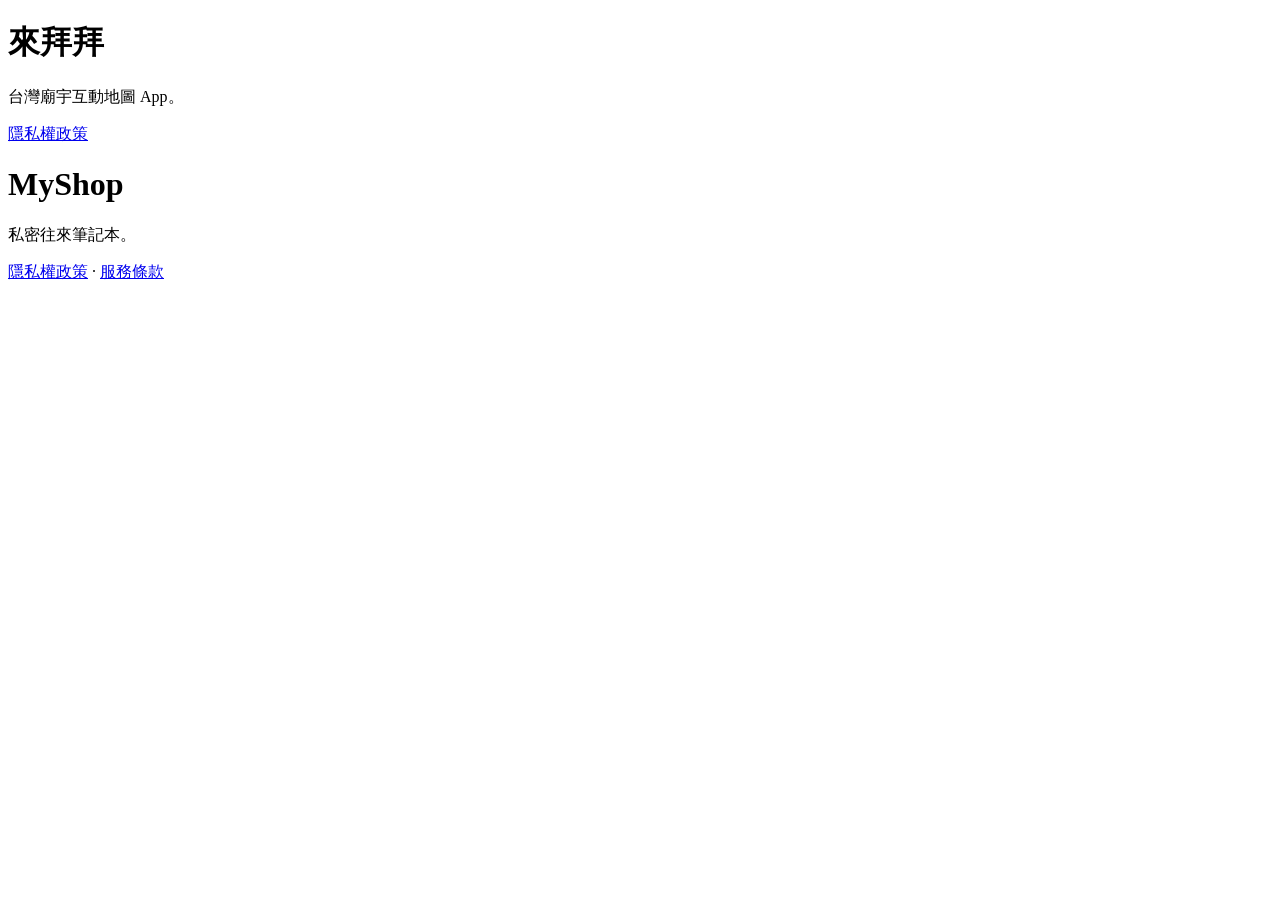
<file: index.html>
<!DOCTYPE html>
<html lang="zh-Hant">
<head>
  <meta charset="utf-8">
  <meta name="viewport" content="width=device-width, initial-scale=1">
  <title>華燊健康 Apps</title>
</head>
<body>
  <h1>來拜拜</h1>
    <p>台灣廟宇互動地圖 App。</p>
    <p><a href="https://sites.google.com/view/laibaibai">隱私權政策</a></p>
  <h1>MyShop</h1>
    <p>私密往來筆記本。</p>
    <p>
      <a href="myshop-privacy.html">隱私權政策</a>
      ·
      <a href="myshop-terms.html">服務條款</a>
    </p>
</body>
</html>
</file>
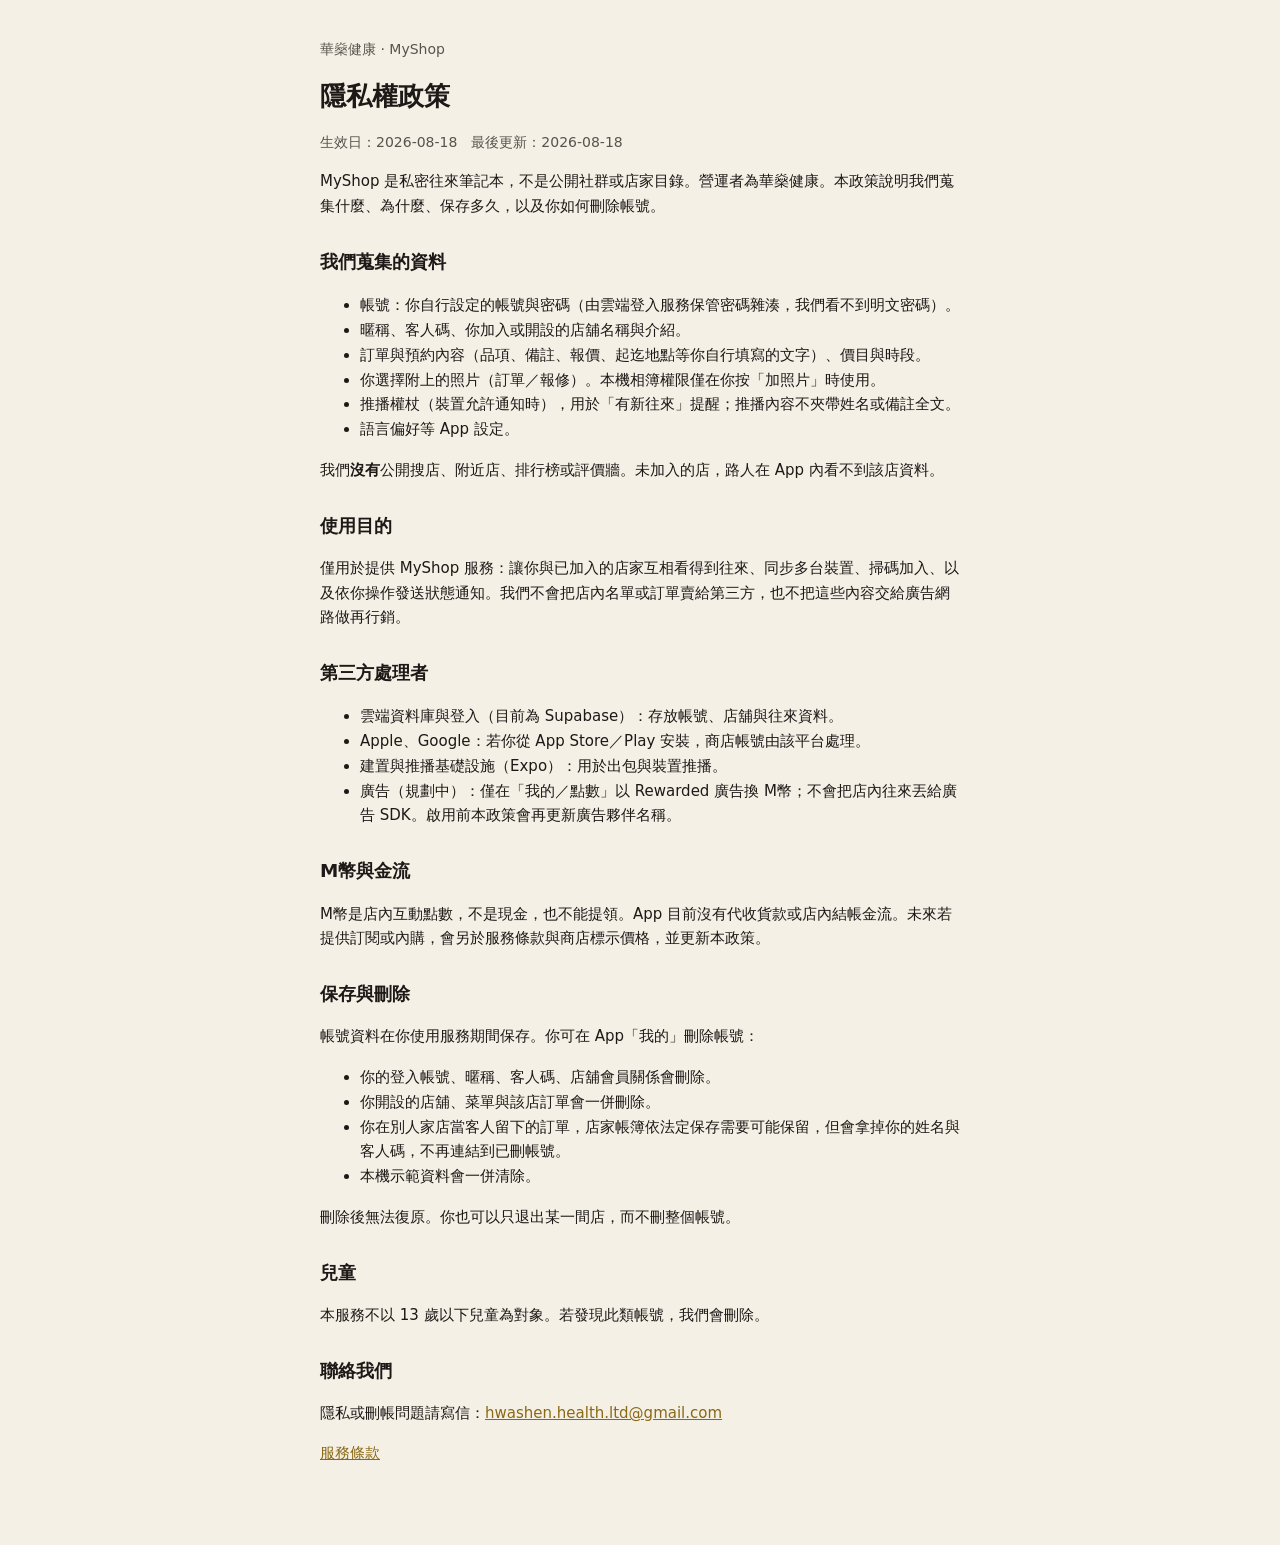
<file: myshop-privacy.html>
<!DOCTYPE html>
<html lang="zh-Hant">
<head>
  <meta charset="utf-8">
  <meta name="viewport" content="width=device-width, initial-scale=1">
  <title>MyShop 隱私權政策</title>
  <meta name="description" content="MyShop 隱私權政策：私密往來筆記本，由華燊健康營運。">
  <style>
    body { font-family: system-ui, "Noto Sans TC", sans-serif; line-height: 1.65; color: #1c1917; max-width: 40rem; margin: 0 auto; padding: 24px 20px 64px; background: #f5f0e6; }
    h1 { font-size: 1.6rem; margin: 0 0 8px; }
    h2 { font-size: 1.15rem; margin: 28px 0 8px; }
    p, li { font-size: 15px; }
    .muted { color: #57534e; font-size: 14px; }
    a { color: #8a6914; }
  </style>
</head>
<body>
  <p class="muted">華燊健康 · MyShop</p>
  <h1>隱私權政策</h1>
  <p class="muted">生效日：2026-08-18　最後更新：2026-08-18</p>
  <p>MyShop 是私密往來筆記本，不是公開社群或店家目錄。營運者為華燊健康。本政策說明我們蒐集什麼、為什麼、保存多久，以及你如何刪除帳號。</p>

  <h2>我們蒐集的資料</h2>
  <ul>
    <li>帳號：你自行設定的帳號與密碼（由雲端登入服務保管密碼雜湊，我們看不到明文密碼）。</li>
    <li>暱稱、客人碼、你加入或開設的店舖名稱與介紹。</li>
    <li>訂單與預約內容（品項、備註、報價、起迄地點等你自行填寫的文字）、價目與時段。</li>
    <li>你選擇附上的照片（訂單／報修）。本機相簿權限僅在你按「加照片」時使用。</li>
    <li>推播權杖（裝置允許通知時），用於「有新往來」提醒；推播內容不夾帶姓名或備註全文。</li>
    <li>語言偏好等 App 設定。</li>
  </ul>
  <p>我們<strong>沒有</strong>公開搜店、附近店、排行榜或評價牆。未加入的店，路人在 App 內看不到該店資料。</p>

  <h2>使用目的</h2>
  <p>僅用於提供 MyShop 服務：讓你與已加入的店家互相看得到往來、同步多台裝置、掃碼加入、以及依你操作發送狀態通知。我們不會把店內名單或訂單賣給第三方，也不把這些內容交給廣告網路做再行銷。</p>

  <h2>第三方處理者</h2>
  <ul>
    <li>雲端資料庫與登入（目前為 Supabase）：存放帳號、店舖與往來資料。</li>
    <li>Apple、Google：若你從 App Store／Play 安裝，商店帳號由該平台處理。</li>
    <li>建置與推播基礎設施（Expo）：用於出包與裝置推播。</li>
    <li>廣告（規劃中）：僅在「我的／點數」以 Rewarded 廣告換 M幣；不會把店內往來丟給廣告 SDK。啟用前本政策會再更新廣告夥伴名稱。</li>
  </ul>

  <h2>M幣與金流</h2>
  <p>M幣是店內互動點數，不是現金，也不能提領。App 目前沒有代收貨款或店內結帳金流。未來若提供訂閱或內購，會另於服務條款與商店標示價格，並更新本政策。</p>

  <h2>保存與刪除</h2>
  <p>帳號資料在你使用服務期間保存。你可在 App「我的」刪除帳號：</p>
  <ul>
    <li>你的登入帳號、暱稱、客人碼、店舖會員關係會刪除。</li>
    <li>你開設的店舖、菜單與該店訂單會一併刪除。</li>
    <li>你在別人家店當客人留下的訂單，店家帳簿依法定保存需要可能保留，但會拿掉你的姓名與客人碼，不再連結到已刪帳號。</li>
    <li>本機示範資料會一併清除。</li>
  </ul>
  <p>刪除後無法復原。你也可以只退出某一間店，而不刪整個帳號。</p>

  <h2>兒童</h2>
  <p>本服務不以 13 歲以下兒童為對象。若發現此類帳號，我們會刪除。</p>

  <h2 id="contact">聯絡我們</h2>
  <p>隱私或刪帳問題請寫信：<a href="mailto:hwashen.health.ltd@gmail.com">hwashen.health.ltd@gmail.com</a></p>
  <p><a href="myshop-terms.html">服務條款</a></p>
</body>
</html>
</file>
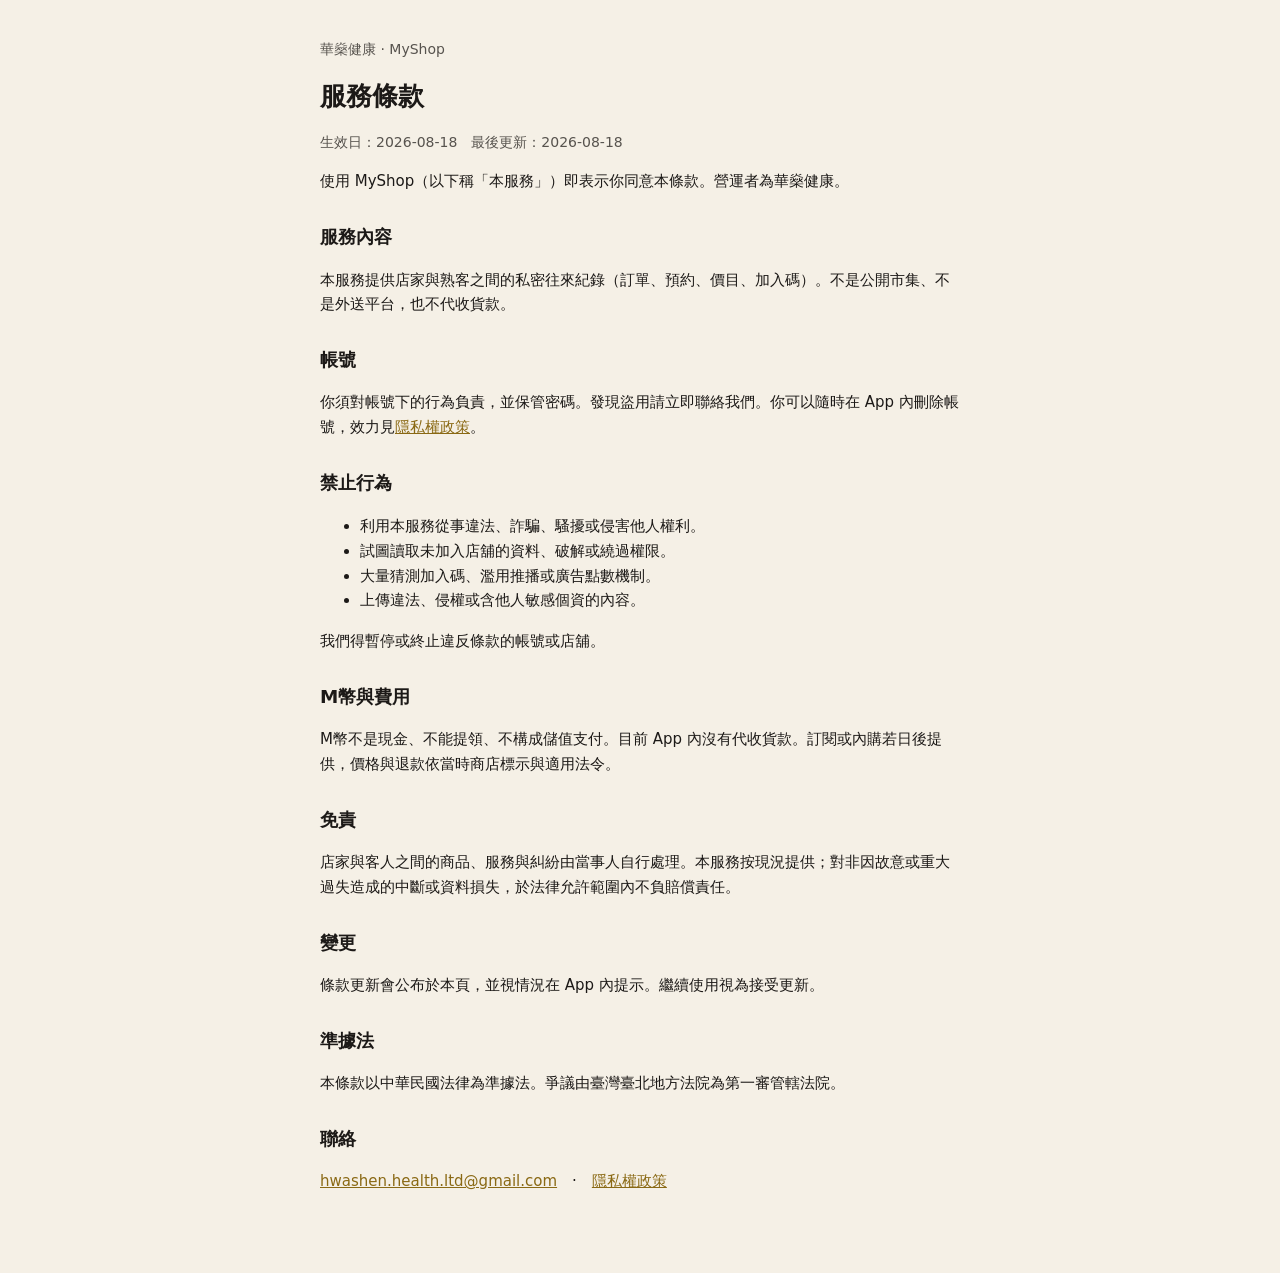
<file: myshop-terms.html>
<!DOCTYPE html>
<html lang="zh-Hant">
<head>
  <meta charset="utf-8">
  <meta name="viewport" content="width=device-width, initial-scale=1">
  <title>MyShop 服務條款</title>
  <style>
    body { font-family: system-ui, "Noto Sans TC", sans-serif; line-height: 1.65; color: #1c1917; max-width: 40rem; margin: 0 auto; padding: 24px 20px 64px; background: #f5f0e6; }
    h1 { font-size: 1.6rem; margin: 0 0 8px; }
    h2 { font-size: 1.15rem; margin: 28px 0 8px; }
    p, li { font-size: 15px; }
    .muted { color: #57534e; font-size: 14px; }
    a { color: #8a6914; }
  </style>
</head>
<body>
  <p class="muted">華燊健康 · MyShop</p>
  <h1>服務條款</h1>
  <p class="muted">生效日：2026-08-18　最後更新：2026-08-18</p>
  <p>使用 MyShop（以下稱「本服務」）即表示你同意本條款。營運者為華燊健康。</p>

  <h2>服務內容</h2>
  <p>本服務提供店家與熟客之間的私密往來紀錄（訂單、預約、價目、加入碼）。不是公開市集、不是外送平台，也不代收貨款。</p>

  <h2>帳號</h2>
  <p>你須對帳號下的行為負責，並保管密碼。發現盜用請立即聯絡我們。你可以隨時在 App 內刪除帳號，效力見<a href="myshop-privacy.html">隱私權政策</a>。</p>

  <h2>禁止行為</h2>
  <ul>
    <li>利用本服務從事違法、詐騙、騷擾或侵害他人權利。</li>
    <li>試圖讀取未加入店舖的資料、破解或繞過權限。</li>
    <li>大量猜測加入碼、濫用推播或廣告點數機制。</li>
    <li>上傳違法、侵權或含他人敏感個資的內容。</li>
  </ul>
  <p>我們得暫停或終止違反條款的帳號或店舖。</p>

  <h2>M幣與費用</h2>
  <p>M幣不是現金、不能提領、不構成儲值支付。目前 App 內沒有代收貨款。訂閱或內購若日後提供，價格與退款依當時商店標示與適用法令。</p>

  <h2>免責</h2>
  <p>店家與客人之間的商品、服務與糾紛由當事人自行處理。本服務按現況提供；對非因故意或重大過失造成的中斷或資料損失，於法律允許範圍內不負賠償責任。</p>

  <h2>變更</h2>
  <p>條款更新會公布於本頁，並視情況在 App 內提示。繼續使用視為接受更新。</p>

  <h2>準據法</h2>
  <p>本條款以中華民國法律為準據法。爭議由臺灣臺北地方法院為第一審管轄法院。</p>

  <h2>聯絡</h2>
  <p><a href="mailto:hwashen.health.ltd@gmail.com">hwashen.health.ltd@gmail.com</a>　·　<a href="myshop-privacy.html">隱私權政策</a></p>
</body>
</html>
</file>
